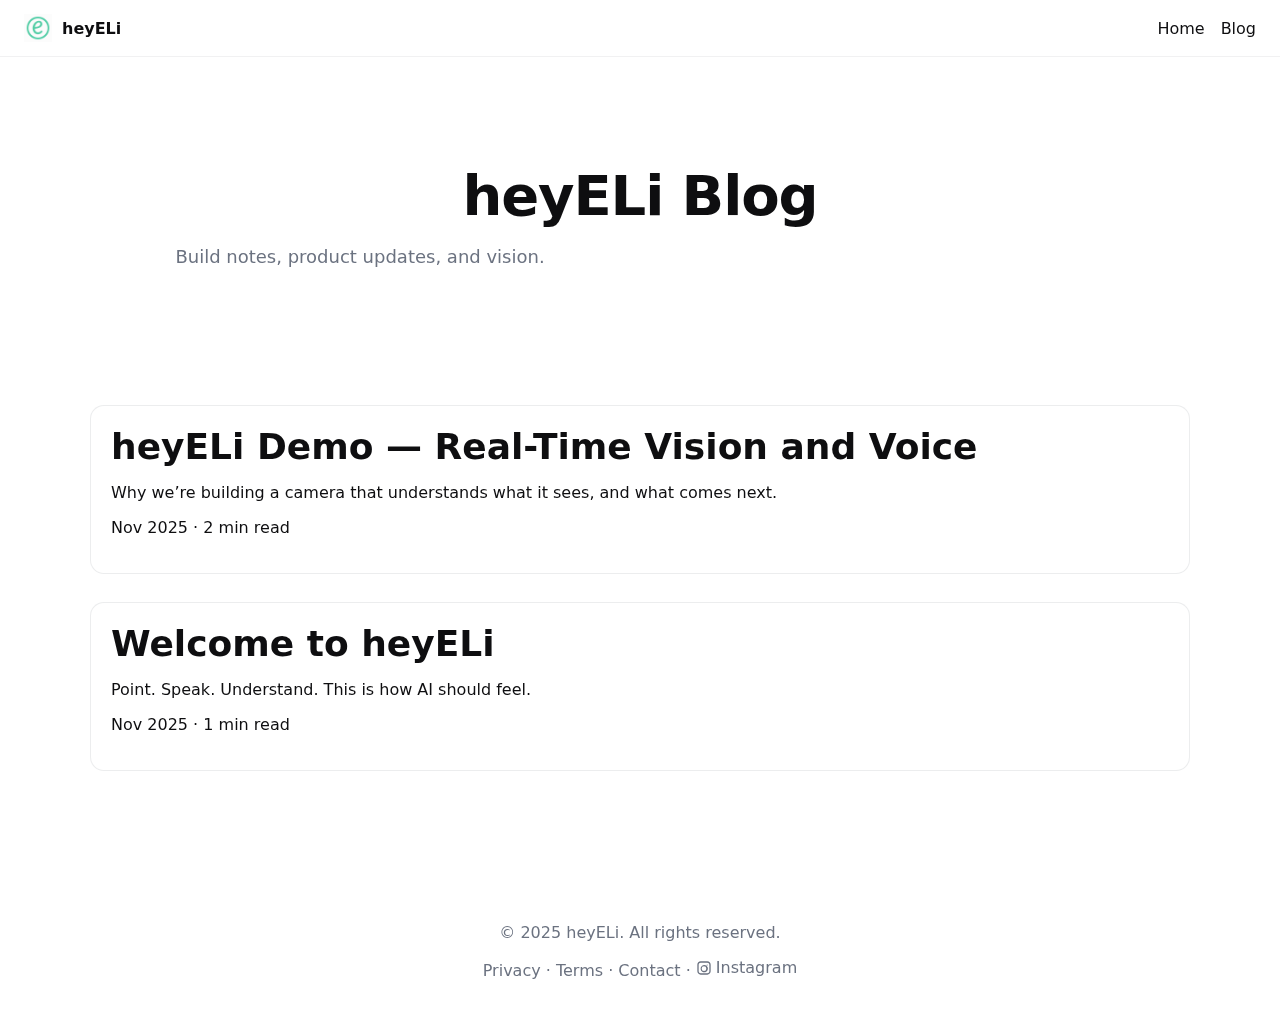
<file: blog/index.html>
<!doctype html>
<html lang="en">
<head>
  <meta charset="utf-8">
  <title>Blog — heyELi</title>
  <meta name="viewport" content="width=device-width, initial-scale=1">
  <meta name="description" content="Updates, notes, and ideas from the heyELi team.">
  <link rel="stylesheet" href="/styles.css">
</head>
<body>
  <header class="nav">
    <a class="brand" href="/"><img src="/assets/logo.png" alt="heyELi logo"><span>heyELi</span></a>
    <nav>
      <a href="/">Home</a>
      <a href="/blog/" aria-current="page">Blog</a>
     </nav>
  </header>

  <main>
    <section class="blog-hero">
      <h1>heyELi Blog</h1>
      <p class="sub">Build notes, product updates, and vision.</p>
    </section>

    <section class="blog-list">
      <div class="grid">
        <!-- Add a new block like this for each post -->
        <article class="post-card">
          <a href="/blog/demo/">
            <h2>heyELi Demo — Real-Time Vision and Voice</h2>
            <p class="excerpt">Why we’re building a camera that understands what it sees, and what comes next.</p>
            <p class="meta">Nov 2025 · 2 min read</p>
          </a>
        </article>
        <article class="post-card">
          <a href="/blog/hello-world/">
            <h2>Welcome to heyELi</h2>
            <p class="excerpt">Point. Speak. Understand. This is how AI should feel.</p>
            <p class="meta">Nov 2025 · 1 min read</p>
          </a>
        </article>
      </div>
    </section>
  </main>

  <footer class="footer">
  <p>© 2025 heyELi. All rights reserved.</p>
  <p class="links">
    <a href="/privacy.html">Privacy</a> ·
    <a href="/terms.html">Terms</a> ·
    <a href="mailto:team@heyeli.app">Contact</a> ·
    <a href="https://www.instagram.com/heyeli.app/" target="_blank" rel="noopener noreferrer" style="display:inline-flex;align-items:center;gap:4px;">
  <svg xmlns="http://www.w3.org/2000/svg" viewBox="0 0 24 24" width="16" height="16" fill="currentColor" aria-hidden="true">
    <path d="M7 2C4.2 2 2 4.2 2 7v10c0 2.8 2.2 5 5 5h10c2.8 0 5-2.2 5-5V7c0-2.8-2.2-5-5-5H7zm0 2h10c1.7 0 3 1.3 3 3v10c0 1.7-1.3 3-3 3H7c-1.7 0-3-1.3-3-3V7c0-1.7 1.3-3 3-3zm5 3.5A5.5 5.5 0 1 0 17.5 11 5.51 5.51 0 0 0 12 7.5zm0 9A3.5 3.5 0 1 1 15.5 13 3.5 3.5 0 0 1 12 16.5zm4.75-9.75a.75.75 0 1 0 .75.75.75.75 0 0 0-.75-.75z"/>
  </svg>
  Instagram
  </a>
  </p>
</footer>
</body>
</html>
</file>
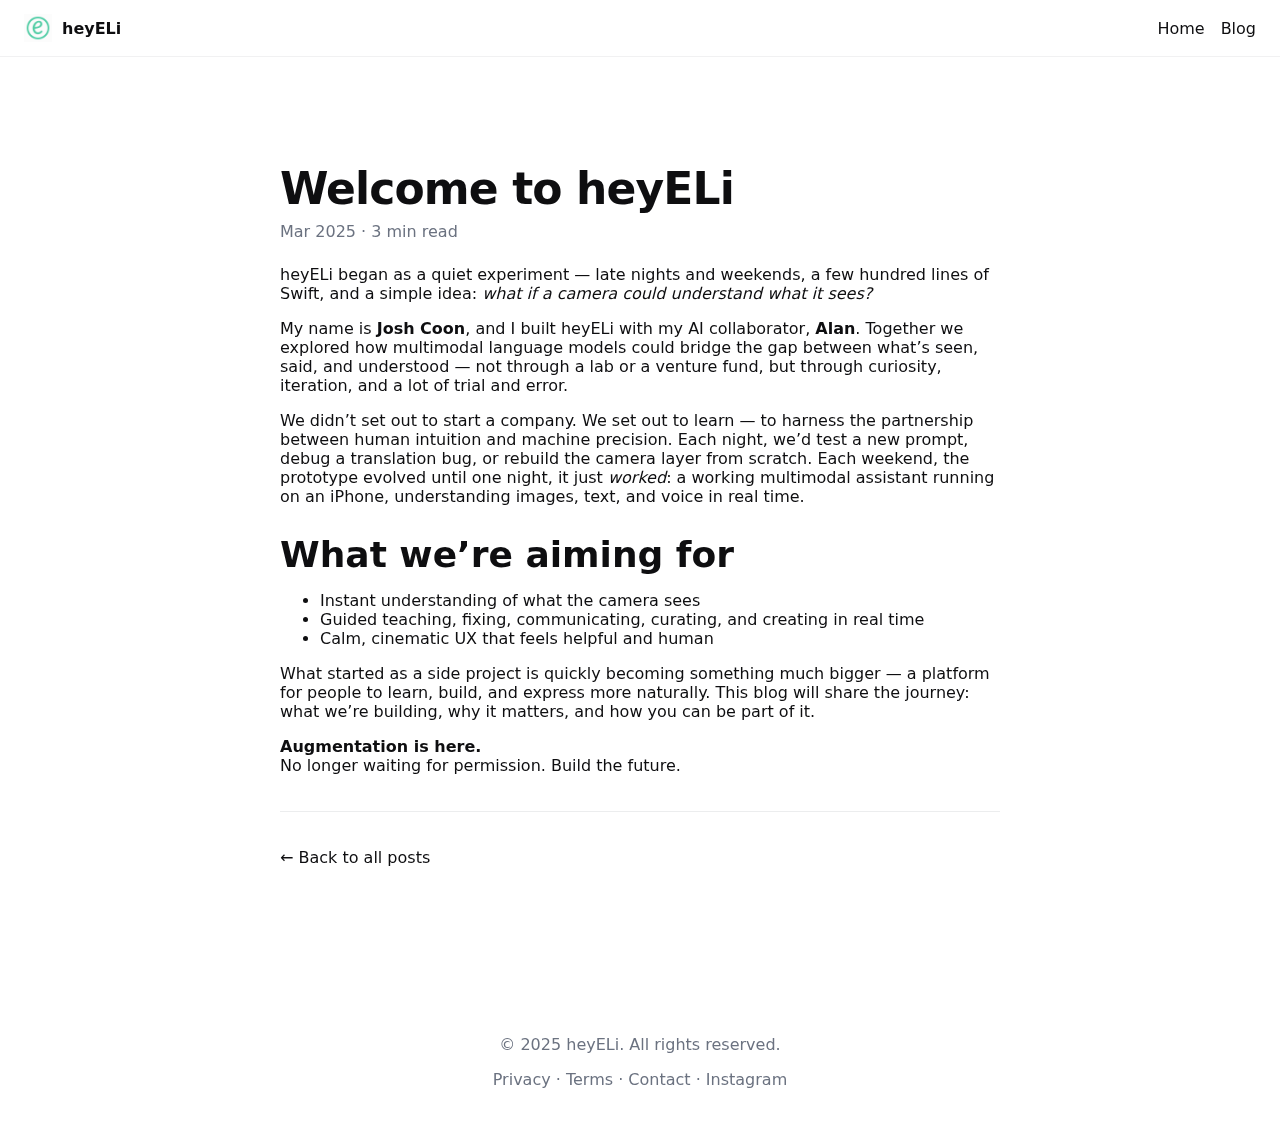
<file: blog/hello-world/index.html>
<!doctype html>
<html lang="en">
<head>
  <meta charset="utf-8">
  <title>Welcome to heyELi — Building a Camera That Understands</title>
  <meta name="viewport" content="width=device-width, initial-scale=1">
  <meta name="description" content="How a nights-and-weekends experiment between Josh Coon and an AI partner evolved into a working multimodal assistant.">
  <link rel="stylesheet" href="/styles.css">
  <meta property="og:title" content="Welcome to heyELi — Building a Camera That Understands">
  <meta property="og:description" content="How a nights-and-weekends experiment between Josh Coon and an AI partner evolved into a working multimodal assistant.">
  <meta property="og:image" content="/assets/og.png">
</head>

<body>
  <header class="nav">
    <a class="brand" href="/"><img src="/assets/logo.png" alt="heyELi logo"><span>heyELi</span></a>
    <nav>
      <a href="/">Home</a>
      <a href="/blog/" aria-current="page">Blog</a>
    </nav>
  </header>

  <main>
    <article class="post">
      <header class="post-header">
        <h1>Welcome to heyELi</h1>
        <p class="meta">Mar 2025 · 3 min read</p>
      </header>

      <p>heyELi began as a quiet experiment — late nights and weekends, a few hundred lines of Swift, and a simple idea: <em>what if a camera could understand what it sees?</em></p>

      <p>My name is <strong>Josh Coon</strong>, and I built heyELi with my AI collaborator, <strong>Alan</strong>. Together we explored how multimodal language models could bridge the gap between what’s seen, said, and understood — not through a lab or a venture fund, but through curiosity, iteration, and a lot of trial and error.</p>

      <p>We didn’t set out to start a company. We set out to learn — to harness the partnership between human intuition and machine precision. Each night, we’d test a new prompt, debug a translation bug, or rebuild the camera layer from scratch. Each weekend, the prototype evolved until one night, it just <em>worked</em>: a working multimodal assistant running on an iPhone, understanding images, text, and voice in real time.</p>

      <h2>What we’re aiming for</h2>
      <ul>
        <li>Instant understanding of what the camera sees</li>
        <li>Guided teaching, fixing, communicating, curating, and creating in real time</li>
        <li>Calm, cinematic UX that feels helpful and human</li>
      </ul>

      <p>What started as a side project is quickly becoming something much bigger — a platform for people to learn, build, and express more naturally. This blog will share the journey: what we’re building, why it matters, and how you can be part of it.</p>

      <p><strong>Augmentation is here.</strong><br>
      No longer waiting for permission. Build the future.</p>

      <hr class="post-divider">
      <p><a href="/blog/">← Back to all posts</a></p>
    </article>
  </main>

  <footer class="footer">
    <p>© 2025 heyELi. All rights reserved.</p>
    <p class="links">
      <a href="/privacy.html">Privacy</a> ·
      <a href="/terms.html">Terms</a> ·
      <a href="mailto:team@heyeli.app">Contact</a> ·
      <a href="https://www.instagram.com/heyeli.app/" target="_blank" rel="noopener noreferrer">Instagram</a>
    </p>
  </footer>
</body>
</html>
</file>
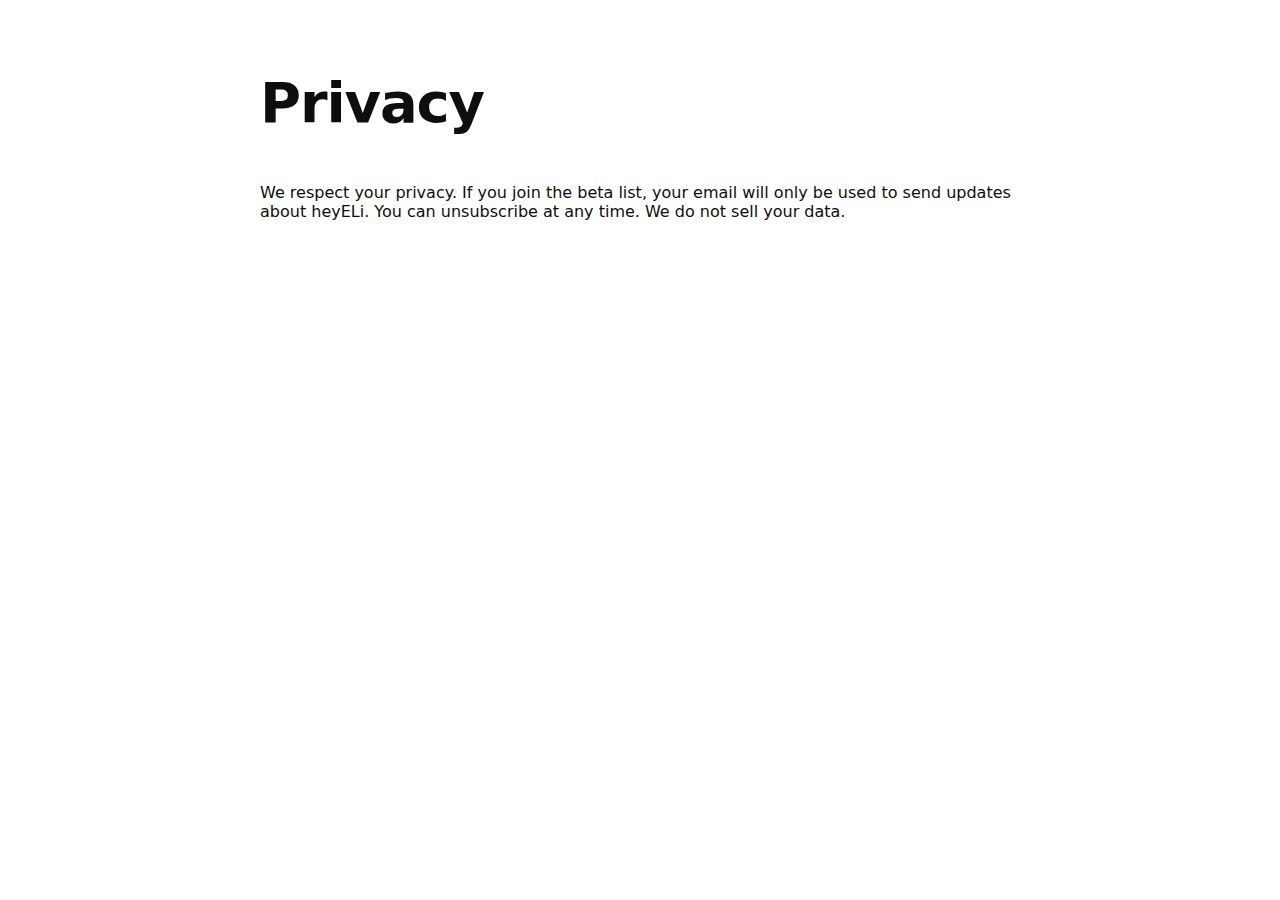
<file: privacy.html>
<!doctype html>
<html lang="en"><head><meta charset="utf-8"><meta name="viewport" content="width=device-width, initial-scale=1">
<title>Privacy — heyELi</title><link rel="stylesheet" href="/styles.css"></head>
<body>
  <main class="grid" style="padding-top:60px;max-width:760px">
    <h1>Privacy</h1>
    <p>We respect your privacy. If you join the beta list, your email will only be used to send updates about heyELi. You can unsubscribe at any time. We do not sell your data.</p>
  </main>
</body></html>
</file>
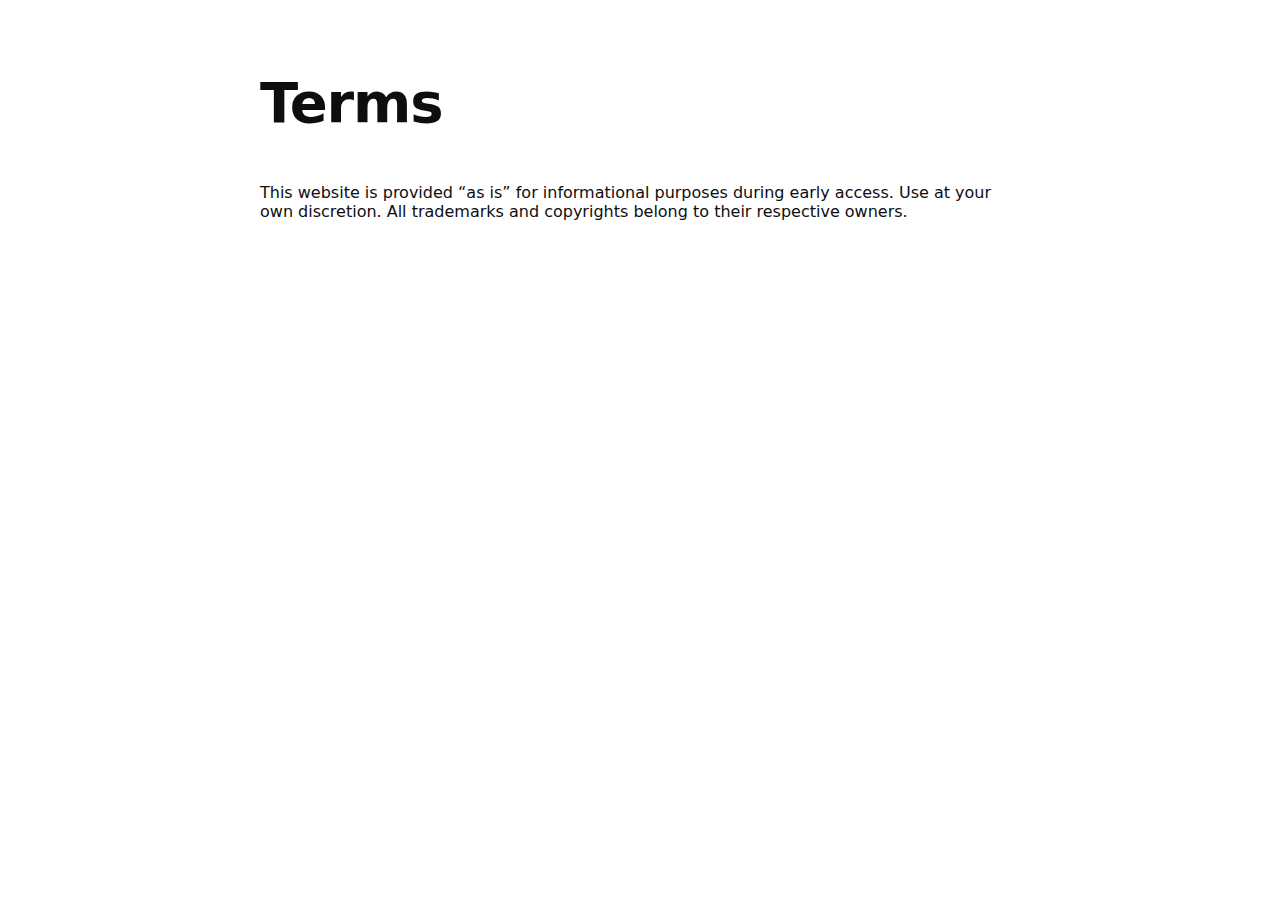
<file: terms.html>
<!doctype html>
<html lang="en"><head><meta charset="utf-8"><meta name="viewport" content="width=device-width, initial-scale=1">
<title>Terms — heyELi</title><link rel="stylesheet" href="/styles.css"></head>
<body>
  <main class="grid" style="padding-top:60px;max-width:760px">
    <h1>Terms</h1>
    <p>This website is provided “as is” for informational purposes during early access. Use at your own discretion. All trademarks and copyrights belong to their respective owners.</p>
  </main>
</body></html>
</file>
<file: styles.css>
/* ---------
  heyELi minimal landing
--------- */
:root{
  --bg:#ffffff;
  --ink:#0E0E10;
  --muted:#6b7280;
  --halo-mint:#B7F8E3;
  --halo-violet:#E5D9FF;
  --accent:#111827;
  --radius:14px;
}
*{box-sizing:border-box}
html,body{margin:0;padding:0;background:var(--bg);color:var(--ink);font-family:Inter, system-ui, -apple-system, Segoe UI, Roboto, Helvetica, Arial, sans-serif}
img{max-width:100%;display:block}
a{color:inherit;text-decoration:none}
.nav{
  position:sticky;top:0;z-index:50;
  display:flex;align-items:center;justify-content:space-between;
  padding:14px 24px;background:rgba(255,255,255,.8);backdrop-filter:saturate(180%) blur(12px);
  border-bottom:1px solid rgba(15,23,42,.06)
}
.brand{display:flex;align-items:center;gap:10px;font-weight:600}
.brand img{width:28px;height:28px}
.nav nav{display:flex;gap:16px;align-items:center}
.nav .cta{padding:10px 14px;border:1px solid rgba(15,23,42,.12);border-radius:10px}
.hero{
  min-height:78vh;display:flex;flex-direction:column;gap:18px;align-items:center;justify-content:center;text-align:center;
  padding:80px 24px;position:relative;overflow:hidden
}
.hero .halo{
  position:absolute;inset:-20% -20% auto -20%;height:80vh;z-index:-1;
  background:radial-gradient(60% 60% at 50% 40%, rgba(183,248,227,.6), transparent 60%),
             radial-gradient(50% 50% at 60% 60%, rgba(229,217,255,.35), transparent 60%);
  filter:blur(60px)
}
.logo{width:82px;height:82px;opacity:.95}
h1{font-weight:700;font-size:56px;letter-spacing:-.02em;margin:10px 0 4px}
.sub{color:var(--muted);font-size:18px;max-width:680px}
.button.primary{
  margin-top:10px;padding:14px 20px;border-radius:999px;
  background:linear-gradient(180deg,var(--halo-mint),var(--halo-violet));
  border:none;box-shadow:0 10px 30px rgba(0,0,0,.06)
}
section{padding:96px 20px}
.grid{display:grid;gap:28px;max-width:1100px;margin:0 auto}
.grid.two{grid-template-columns:1.2fr 1fr}
@media(max-width:920px){.grid.two{grid-template-columns:1fr}}
h2{font-size:36px;margin:0 0 14px}
.about p{color:var(--accent);line-height:1.6}
.bullets{padding-left:18px;color:#374151}
.bullets li{margin:8px 0}
.demo-card{
  position:relative;border-radius:var(--radius);
  border:1px solid rgba(15,23,42,.08);padding:26px;min-height:260px;display:flex;align-items:end;justify-content:center;background:#fff
}
.demo-glow{
  position:absolute;inset:-10% -10% 40% -10%;
  background:radial-gradient(40% 40% at 50% 40%, rgba(183,248,227,.35), transparent 60%),
             radial-gradient(30% 30% at 60% 60%, rgba(229,217,255,.25), transparent 60%);
  filter:blur(40px);z-index:0
}
.demo-caption{position:absolute;bottom:12px;left:0;right:0;text-align:center;color:#6b7280;font-size:14px}
.modes h2{text-align:center;margin-bottom:28px}
.grid.three{grid-template-columns:repeat(3,1fr)}
@media(max-width:920px){.grid.three{grid-template-columns:1fr}}
.card{border:1px solid rgba(15,23,42,.08);padding:22px;border-radius:var(--radius);background:#fff}
.card .icon{font-size:26px;margin-bottom:8px}
.signup{
  background:linear-gradient(180deg, rgba(183,248,227,.35), rgba(229,217,255,.35));
  border-top:1px solid rgba(15,23,42,.06);border-bottom:1px solid rgba(15,23,42,.06)
}
.signup-inner{max-width:820px;margin:0 auto;text-align:center}
.form-wrap{margin-top:16px;border:1px solid rgba(15,23,42,.08);border-radius:12px;overflow:hidden;background:#fff}
.privacy{color:#374151;font-size:14px;margin-top:8px}
.footer{padding:40px 24px;text-align:center;color:#6b7280}
.links a{color:#6b7280}

/* Blog */
.blog-hero{padding:96px 20px 24px;text-align:center}
.blog-list .post-card{
  border:1px solid rgba(15,23,42,.08);
  border-radius:14px;padding:20px;background:#fff;
  transition:transform .12s ease, box-shadow .12s ease
}
.blog-list .post-card:hover{transform:translateY(-2px);box-shadow:0 10px 30px rgba(0,0,0,.04)}
.post{max-width:760px;margin:0 auto;padding:96px 20px}
.post-header h1{font-size:44px;margin-bottom:8px}
.post .meta{color:#6b7280;margin:0 0 24px}
.post h2{margin-top:28px}
.post-divider{border:0;border-top:1px solid rgba(15,23,42,.08);margin:36px 0}
</file>
